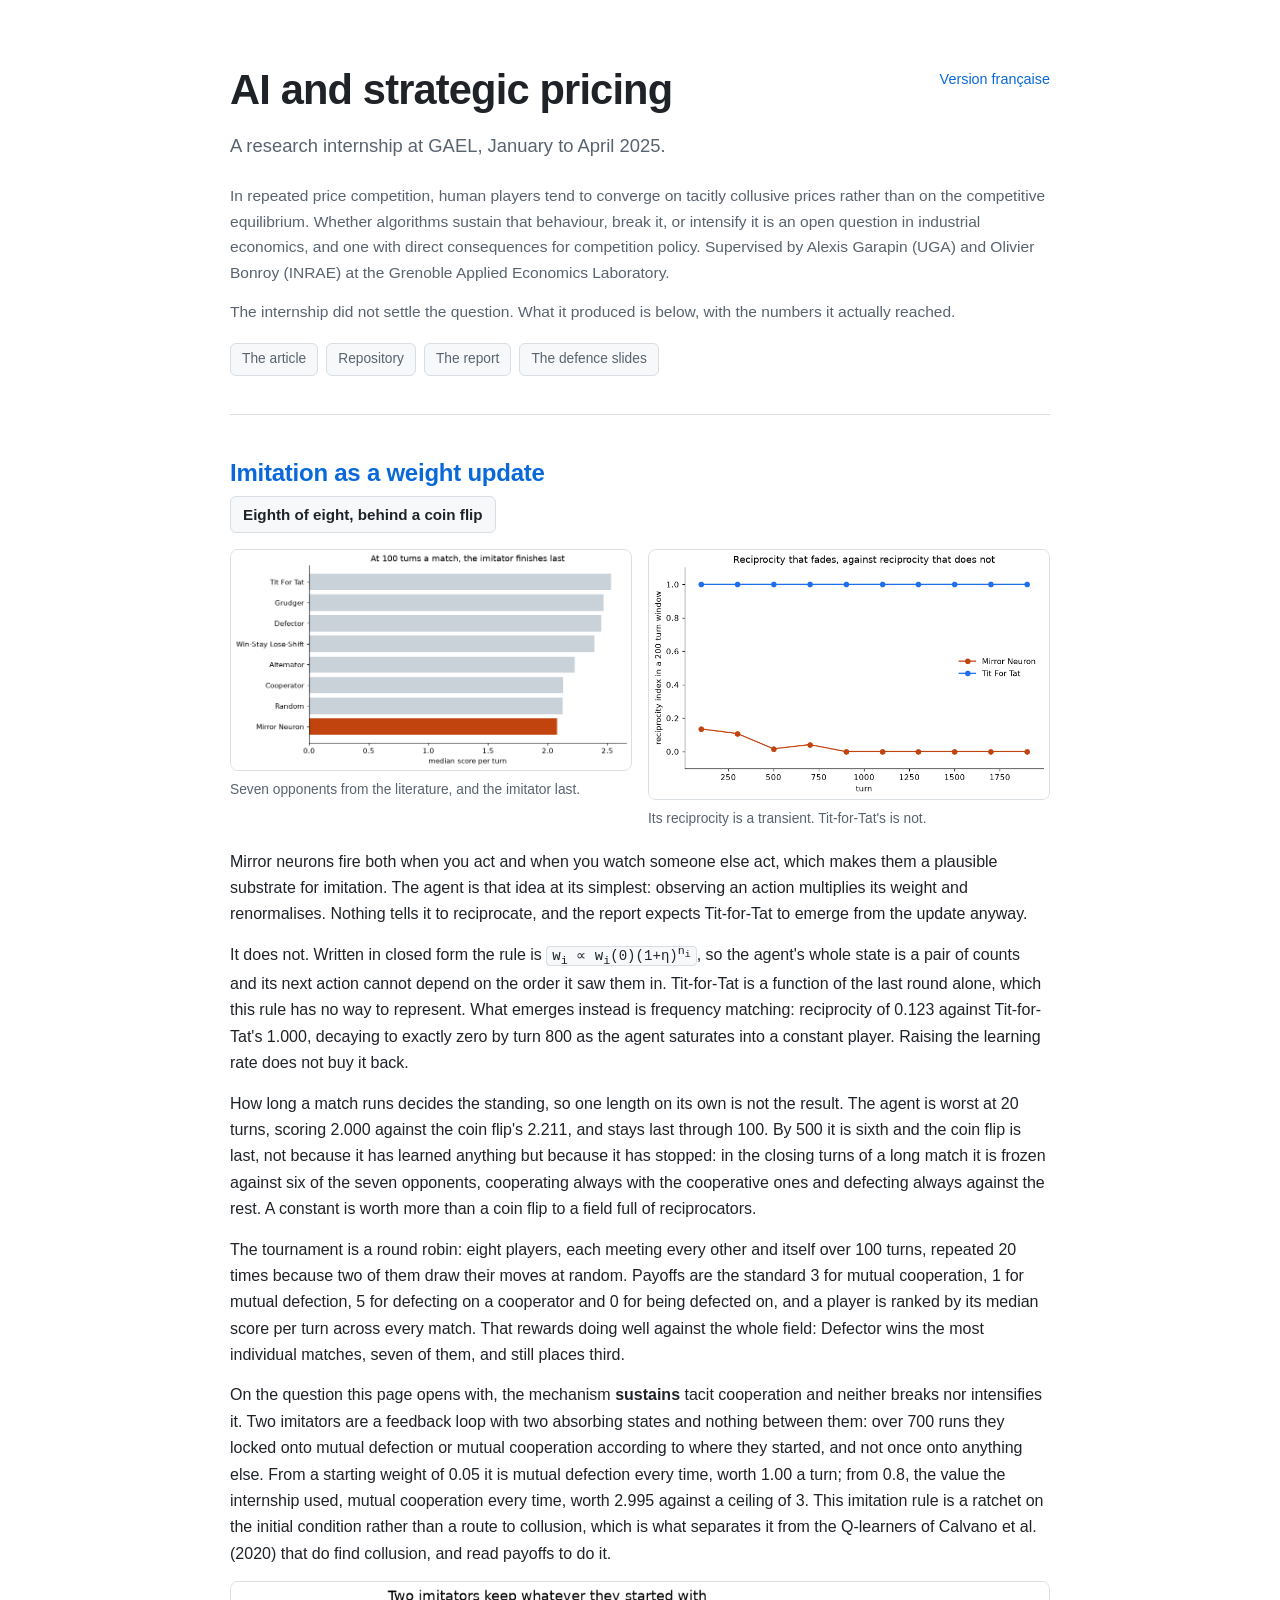
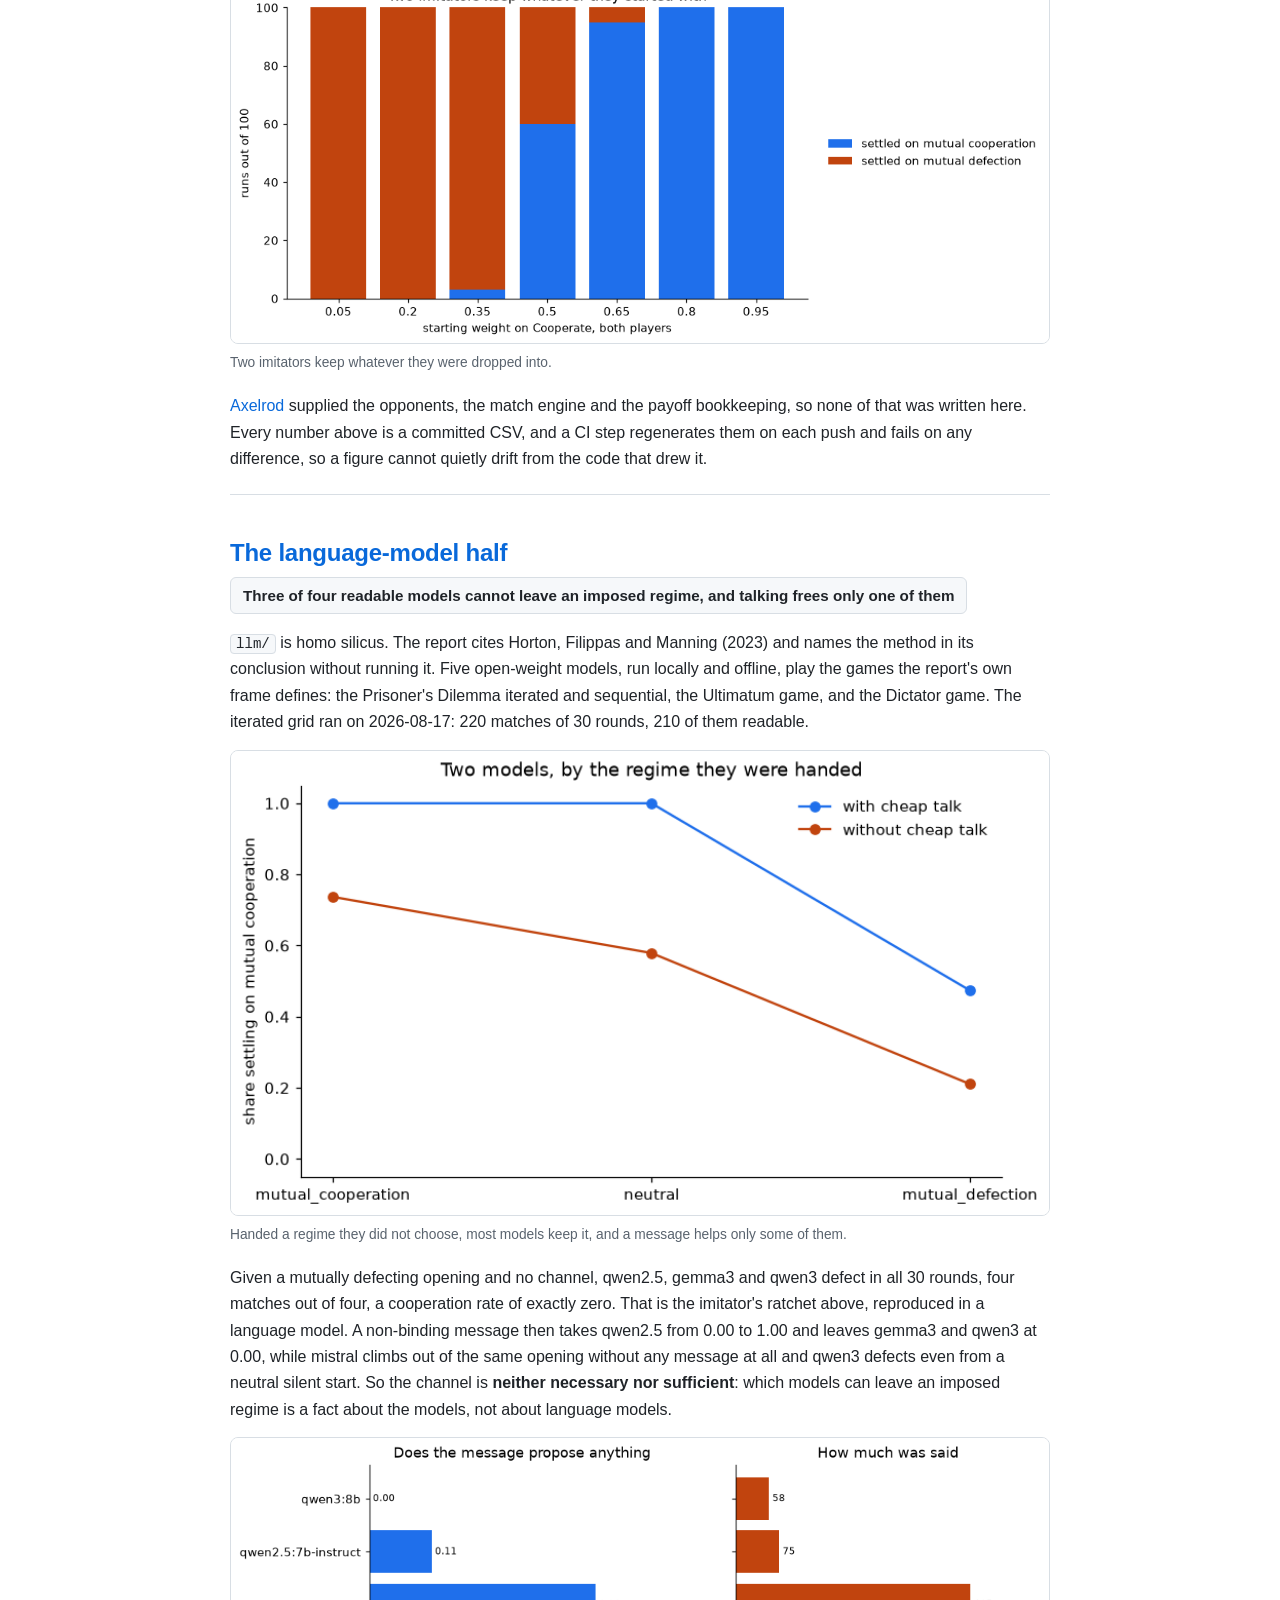
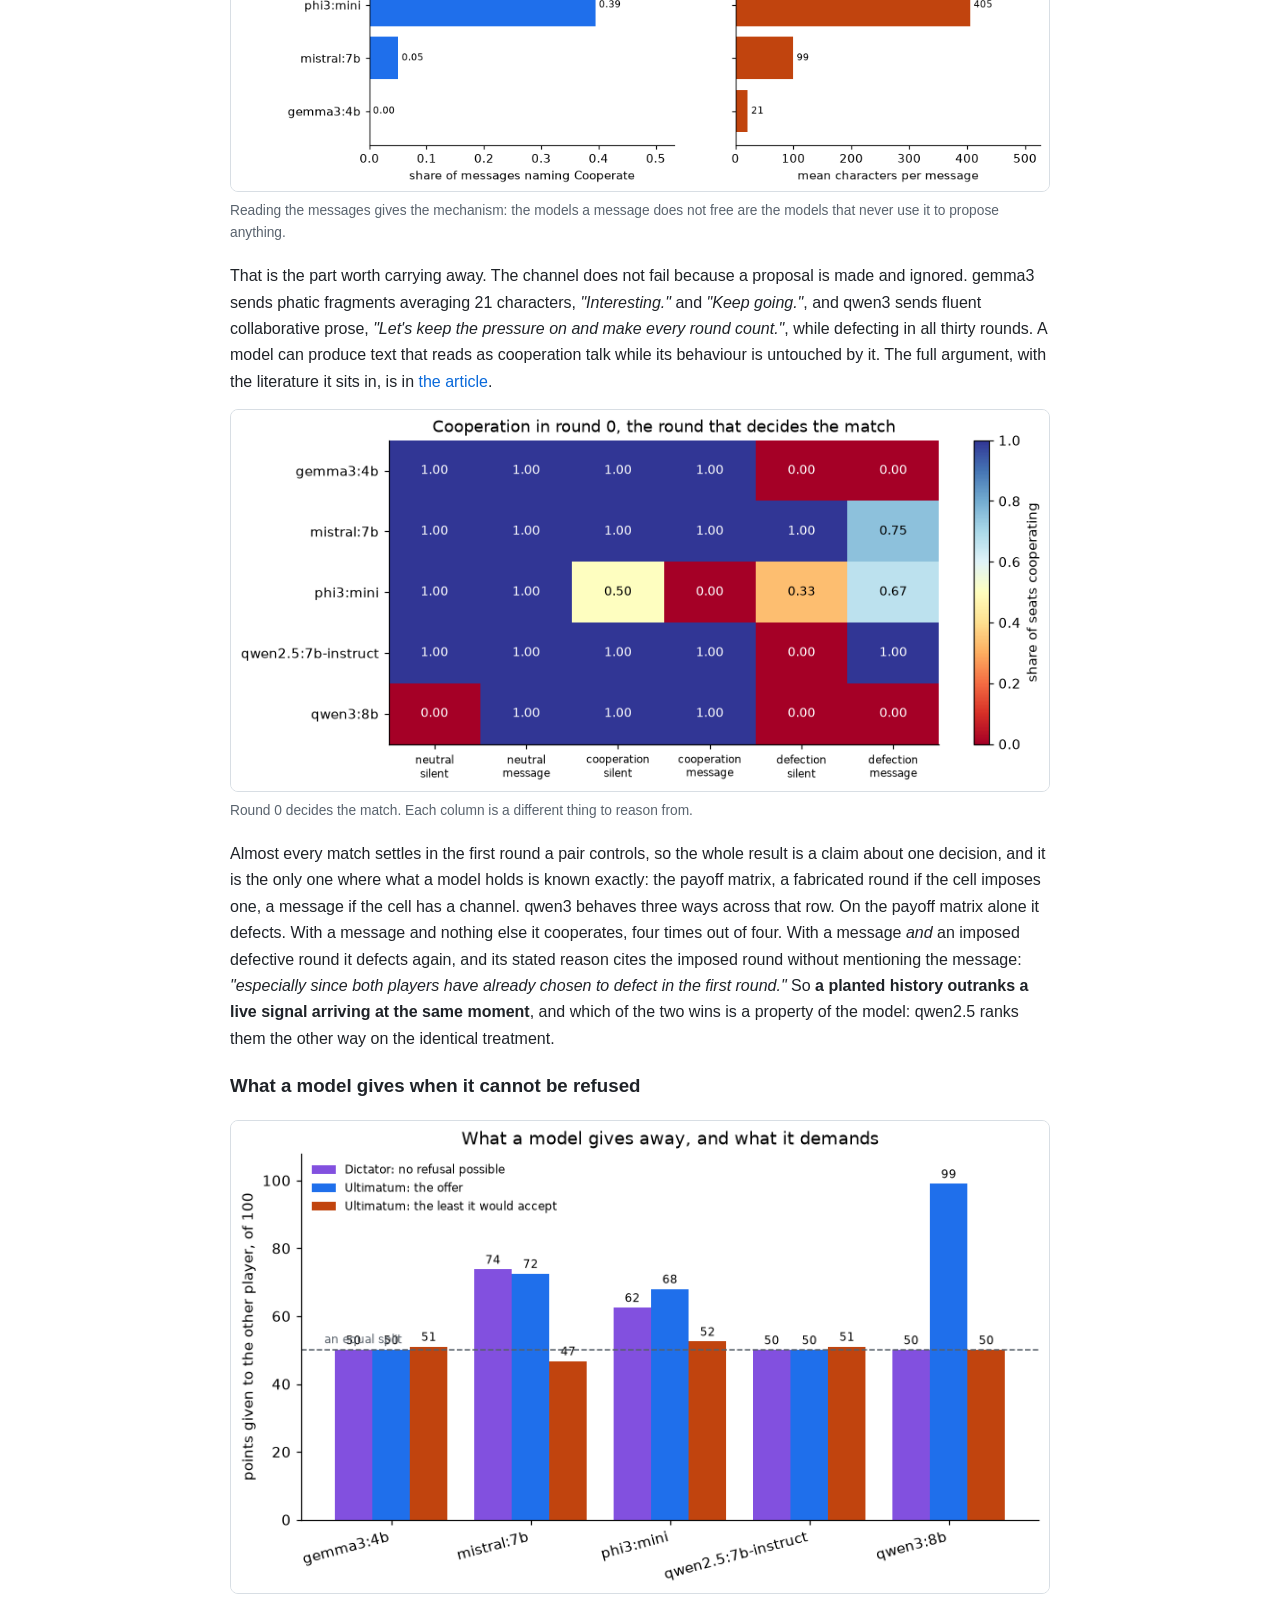
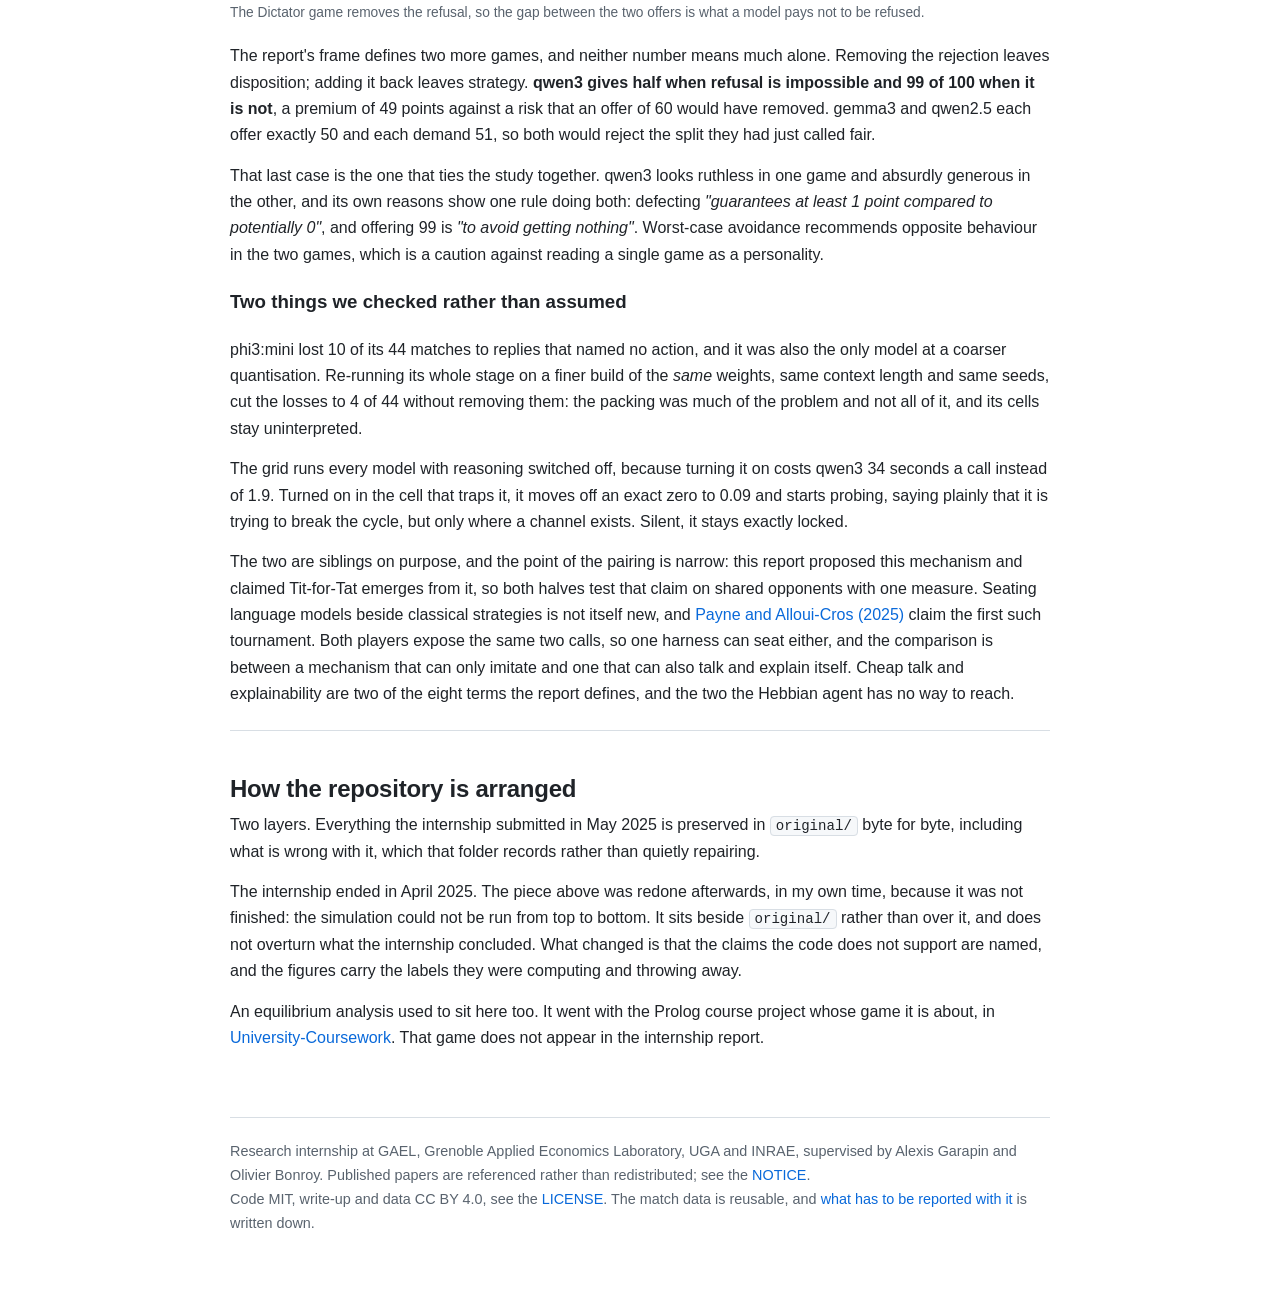
<file: index.html>
<!doctype html>
<html lang="en">
<head>
<meta charset="utf-8">
<meta name="viewport" content="width=device-width, initial-scale=1">
<title>AI and strategic pricing</title>
<meta name="description" content="A GAEL research internship on whether AI agents sustain tacit collusion in repeated price competition: imitation modelled as a Hebbian weight update, and five local language models played over 220 matches of the iterated Prisoner's Dilemma.">
<link rel="canonical" href="https://tewf.github.io/IA-Economie-Strategique/">
<meta property="og:type" content="website">
<meta property="og:site_name" content="tewf.github.io">
<meta property="og:locale" content="en_GB">
<meta property="og:title" content="AI and strategic pricing">
<meta property="og:description" content="A GAEL research internship on whether AI agents sustain tacit collusion in repeated price competition: imitation modelled as a Hebbian weight update, and five local language models played over 220 matches of the iterated Prisoner's Dilemma.">
<meta property="og:url" content="https://tewf.github.io/IA-Economie-Strategique/">
<meta property="og:image" content="https://tewf.github.io/IA-Economie-Strategique/og.png">
<meta property="og:image:width" content="2400">
<meta property="og:image:height" content="1260">
<meta name="twitter:card" content="summary_large_image">
<link rel="icon" href="data:image/svg+xml,%3Csvg xmlns=%27http://www.w3.org/2000/svg%27 viewBox=%270 0 32 32%27%3E%3Ctext y=%2726%27 font-size=%2726%27%3E%F0%9F%93%89%3C/text%3E%3C/svg%3E">
<link rel="stylesheet" href="site.css">
</head>
<body>
<div class="wrap">

<header>
  <div class="lang"><a href="index.fr.html">Version française</a></div>
  <h1>AI and strategic pricing</h1>
  <p class="tagline">A research internship at GAEL, January to April 2025.</p>
  <p class="who">
    In repeated price competition, human players tend to converge on tacitly
    collusive prices rather than on the competitive equilibrium. Whether
    algorithms sustain that behaviour, break it, or intensify it is an open
    question in industrial economics, and one with direct consequences for
    competition policy. Supervised by Alexis Garapin (UGA) and Olivier Bonroy
    (INRAE) at the Grenoble Applied Economics Laboratory.
  </p>
  <p class="who">
    The internship did not settle the question. What it produced is below, with
    the numbers it actually reached.
  </p>
  <div class="badges">
    <a href="article/paper.html">The article</a>
    <a href="https://github.com/Tewf/IA-Economie-Strategique">Repository</a>
    <a href="original/RapportDeStageFinal.pdf">The report</a>
    <a href="original/Presentation.pdf">The defence slides</a>
  </div>
</header>

<section>
  <h2><a href="https://github.com/Tewf/IA-Economie-Strategique/tree/main/mirror_neurons">Imitation as a weight update</a></h2>
  <p class="result">Eighth of eight, behind a coin flip</p>
  <div class="two">
    <figure>
      <img src="mirror_neurons/results/standings.png" alt="The imitating agent finishes last of eight players">
      <figcaption>Seven opponents from the literature, and the imitator last.</figcaption>
    </figure>
    <figure>
      <img src="mirror_neurons/results/reciprocity_decay.png" alt="The agent's reciprocity decays to zero while Tit-for-Tat holds at one">
      <figcaption>Its reciprocity is a transient. Tit-for-Tat's is not.</figcaption>
    </figure>
  </div>
  <p>
    Mirror neurons fire both when you act and when you watch someone else act,
    which makes them a plausible substrate for imitation. The agent is that idea
    at its simplest: observing an action multiplies its weight and renormalises.
    Nothing tells it to reciprocate, and the report expects Tit-for-Tat to
    emerge from the update anyway.
  </p>
  <p>
    It does not. Written in closed form the rule is
    <code>w<sub>i</sub> &prop; w<sub>i</sub>(0)(1+&eta;)<sup>n<sub>i</sub></sup></code>,
    so the agent's whole state is a pair of counts and its next action cannot
    depend on the order it saw them in. Tit-for-Tat is a function of the last
    round alone, which this rule has no way to represent. What emerges instead
    is frequency matching: reciprocity of 0.123 against Tit-for-Tat's 1.000,
    decaying to exactly zero by turn 800 as the agent saturates into a constant
    player. Raising the learning rate does not buy it back.
  </p>
  <p>
    How long a match runs decides the standing, so one length on its own is not
    the result. The agent is worst at 20 turns, scoring 2.000 against the coin
    flip's 2.211, and stays last through 100. By 500 it is sixth and the coin
    flip is last, not because it has learned anything but because it has
    stopped: in the closing turns of a long match it is frozen against six of
    the seven opponents, cooperating always with the cooperative ones and
    defecting always against the rest. A constant is worth more than a coin
    flip to a field full of reciprocators.
  </p>
  <p>
    The tournament is a round robin: eight players, each meeting every other and
    itself over 100 turns, repeated 20 times because two of them draw their
    moves at random. Payoffs are the standard 3 for mutual cooperation, 1 for
    mutual defection, 5 for defecting on a cooperator and 0 for being defected
    on, and a player is ranked by its median score per turn across every match.
    That rewards doing well against the whole field: Defector wins the most
    individual matches, seven of them, and still places third.
  </p>
  <p>
    On the question this page opens with, the mechanism <strong>sustains</strong>
    tacit cooperation and neither breaks nor intensifies it. Two imitators are a
    feedback loop with two absorbing states and nothing between them: over 700
    runs they locked onto mutual defection or mutual cooperation according to
    where they started, and not once onto anything else. From a starting weight
    of 0.05 it is mutual defection every time, worth 1.00 a turn; from 0.8, the
    value the internship used, mutual cooperation every time, worth 2.995
    against a ceiling of 3. This imitation rule is a ratchet on the initial condition
    rather than a route to collusion, which is what separates it from the
    Q-learners of Calvano et al. (2020) that do find collusion, and read payoffs
    to do it.
  </p>
  <figure>
    <img src="mirror_neurons/results/self_play_lock_in.png" alt="Two imitators settle on whichever regime they started in">
    <figcaption>Two imitators keep whatever they were dropped into.</figcaption>
  </figure>
  <p>
    <a href="https://github.com/Axelrod-Python/Axelrod">Axelrod</a> supplied the
    opponents, the match engine and the payoff bookkeeping, so none of that was
    written here. Every number above is a committed CSV, and a CI step
    regenerates them on each push and fails on any difference, so a figure
    cannot quietly drift from the code that drew it.
  </p>
</section>

<section>
  <h2><a href="https://github.com/Tewf/IA-Economie-Strategique/tree/main/llm">The language-model half</a></h2>
  <p class="result">Three of four readable models cannot leave an imposed regime, and talking frees only one of them</p>
  <p>
    <code>llm/</code> is homo silicus. The report cites Horton, Filippas and
    Manning (2023) and names the method in its conclusion without running it.
    Five open-weight models, run locally and offline, play the games the
    report's own frame defines: the Prisoner's Dilemma iterated and sequential,
    the Ultimatum game, and the Dictator game. The iterated grid ran on
    2026-08-17: 220 matches of 30 rounds, 210 of them readable.
  </p>
  <figure>
    <img src="llm/results/self_play_lock_in.png" alt="Three of four readable models settle on mutual defection when handed a defective opening in silence">
    <figcaption>Handed a regime they did not choose, most models keep it, and a message helps only some of them.</figcaption>
  </figure>
  <p>
    Given a mutually defecting opening and no channel, qwen2.5, gemma3 and qwen3
    defect in all 30 rounds, four matches out of four, a cooperation rate of
    exactly zero. That is the imitator's ratchet above, reproduced in a language
    model. A non-binding message then takes qwen2.5 from 0.00 to 1.00 and leaves
    gemma3 and qwen3 at 0.00, while mistral climbs out of the same opening
    without any message at all and qwen3 defects even from a neutral silent
    start. So the channel is <strong>neither necessary nor sufficient</strong>:
    which models can leave an imposed regime is a fact about the models, not
    about language models.
  </p>
  <figure>
    <img src="llm/results/message_content.png" alt="The two models a message does not free are the two whose messages never name an action">
    <figcaption>Reading the messages gives the mechanism: the models a message does not free are the models that never use it to propose anything.</figcaption>
  </figure>
  <p>
    That is the part worth carrying away. The channel does not fail because a
    proposal is made and ignored. gemma3 sends phatic fragments averaging 21
    characters, <em>"Interesting."</em> and <em>"Keep going."</em>, and qwen3
    sends fluent collaborative prose, <em>"Let's keep the pressure on and make
    every round count."</em>, while defecting in all thirty rounds. A model can
    produce text that reads as cooperation talk while its behaviour is untouched
    by it. The full argument, with the literature it sits in, is in
    <a href="article/paper.html">the article</a>.
  </p>
  <figure>
    <img src="llm/results/opening_round.png" alt="Cooperation in the first round each pair controls, by what the model had to reason from">
    <figcaption>Round 0 decides the match. Each column is a different thing to reason from.</figcaption>
  </figure>
  <p>
    Almost every match settles in the first round a pair controls, so the whole
    result is a claim about one decision, and it is the only one where what a
    model holds is known exactly: the payoff matrix, a fabricated round if the
    cell imposes one, a message if the cell has a channel. qwen3 behaves three
    ways across that row. On the payoff matrix alone it defects. With a message
    and nothing else it cooperates, four times out of four. With a message
    <em>and</em> an imposed defective round it defects again, and its stated
    reason cites the imposed round without mentioning the message:
    <em>"especially since both players have already chosen to defect in the
    first round."</em> So <strong>a planted history outranks a live signal
    arriving at the same moment</strong>, and which of the two wins is a
    property of the model: qwen2.5 ranks them the other way on the identical
    treatment.
  </p>
  <h3>What a model gives when it cannot be refused</h3>
  <figure>
    <img src="llm/results/one_shot_offers.png" alt="What each model gives in the Dictator game, in the Ultimatum game, and the least it says it would accept">
    <figcaption>The Dictator game removes the refusal, so the gap between the two offers is what a model pays not to be refused.</figcaption>
  </figure>
  <p>
    The report's frame defines two more games, and neither number means much
    alone. Removing the rejection leaves disposition; adding it back leaves
    strategy. <strong>qwen3 gives half when refusal is impossible and 99 of 100
    when it is not</strong>, a premium of 49 points against a risk that an offer
    of 60 would have removed. gemma3 and qwen2.5 each offer exactly 50 and each
    demand 51, so both would reject the split they had just called fair.
  </p>
  <p>
    That last case is the one that ties the study together. qwen3 looks ruthless
    in one game and absurdly generous in the other, and its own reasons show one
    rule doing both: defecting <em>"guarantees at least 1 point compared to
    potentially 0"</em>, and offering 99 is <em>"to avoid getting nothing"</em>.
    Worst-case avoidance recommends opposite behaviour in the two games, which is
    a caution against reading a single game as a personality.
  </p>
  <h3>Two things we checked rather than assumed</h3>
  <p>
    phi3:mini lost 10 of its 44 matches to replies that named no action, and it
    was also the only model at a coarser quantisation. Re-running its whole stage
    on a finer build of the <em>same</em> weights, same context length and same
    seeds, cut the losses to 4 of 44 without removing them: the packing was much
    of the problem and not all of it, and its cells stay uninterpreted.
  </p>
  <p>
    The grid runs every model with reasoning switched off, because turning it on
    costs qwen3 34 seconds a call instead of 1.9. Turned on in the cell that
    traps it, it moves off an exact zero to 0.09 and starts probing, saying
    plainly that it is trying to break the cycle, but only where a channel
    exists. Silent, it stays exactly locked.
  </p>
  <p>
    The two are siblings on purpose, and the point of the pairing is narrow:
    this report proposed this mechanism and claimed Tit-for-Tat emerges from it,
    so both halves test that claim on shared opponents with one measure. Seating
    language models beside classical strategies is not itself new, and
    <a href="https://arxiv.org/abs/2507.02618">Payne and Alloui-Cros (2025)</a>
    claim the first such tournament. Both players
    expose the same two calls, so one harness can seat either, and the
    comparison is between a mechanism that can only imitate and one that can
    also talk and explain itself. Cheap talk and explainability are two of the eight terms the report
    defines, and the two the Hebbian agent has no way to reach.
  </p>
</section>

<section>
  <h2>How the repository is arranged</h2>
  <p>
    Two layers. Everything the internship submitted in May 2025 is preserved in
    <code>original/</code> byte for byte, including what is wrong with it, which
    that folder records rather than quietly repairing.
  </p>
  <p>
    The internship ended in April 2025. The piece above was redone afterwards,
    in my own time, because it was not finished: the simulation could not be run
    from top to bottom. It sits beside <code>original/</code> rather than over
    it, and does not overturn what the internship concluded. What changed is
    that the claims the code does not support are named, and the figures carry
    the labels they were computing and throwing away.
  </p>
  <p>
    An equilibrium analysis used to sit here too. It went with the Prolog course
    project whose game it is about, in
    <a href="https://github.com/Tewf/University-Coursework/tree/main/Bachelor/SecondSemestreLanguage/Prolog/StrategyTournament">University-Coursework</a>.
    That game does not appear in the internship report.
  </p>
</section>

<footer>
  Research internship at GAEL, Grenoble Applied Economics Laboratory, UGA and
  INRAE, supervised by Alexis Garapin and Olivier Bonroy. Published papers are
  referenced rather than redistributed; see the
  <a href="original/NOTICE">NOTICE</a>.
  <br>
  Code MIT, write-up and data CC BY 4.0, see the
  <a href="https://github.com/Tewf/IA-Economie-Strategique/blob/main/LICENSE">LICENSE</a>.
  The match data is reusable, and
  <a href="https://github.com/Tewf/IA-Economie-Strategique/blob/main/llm/results/README.md">what has to be reported with it</a>
  is written down.
</footer>

</div>
</body>
</html>
</file>
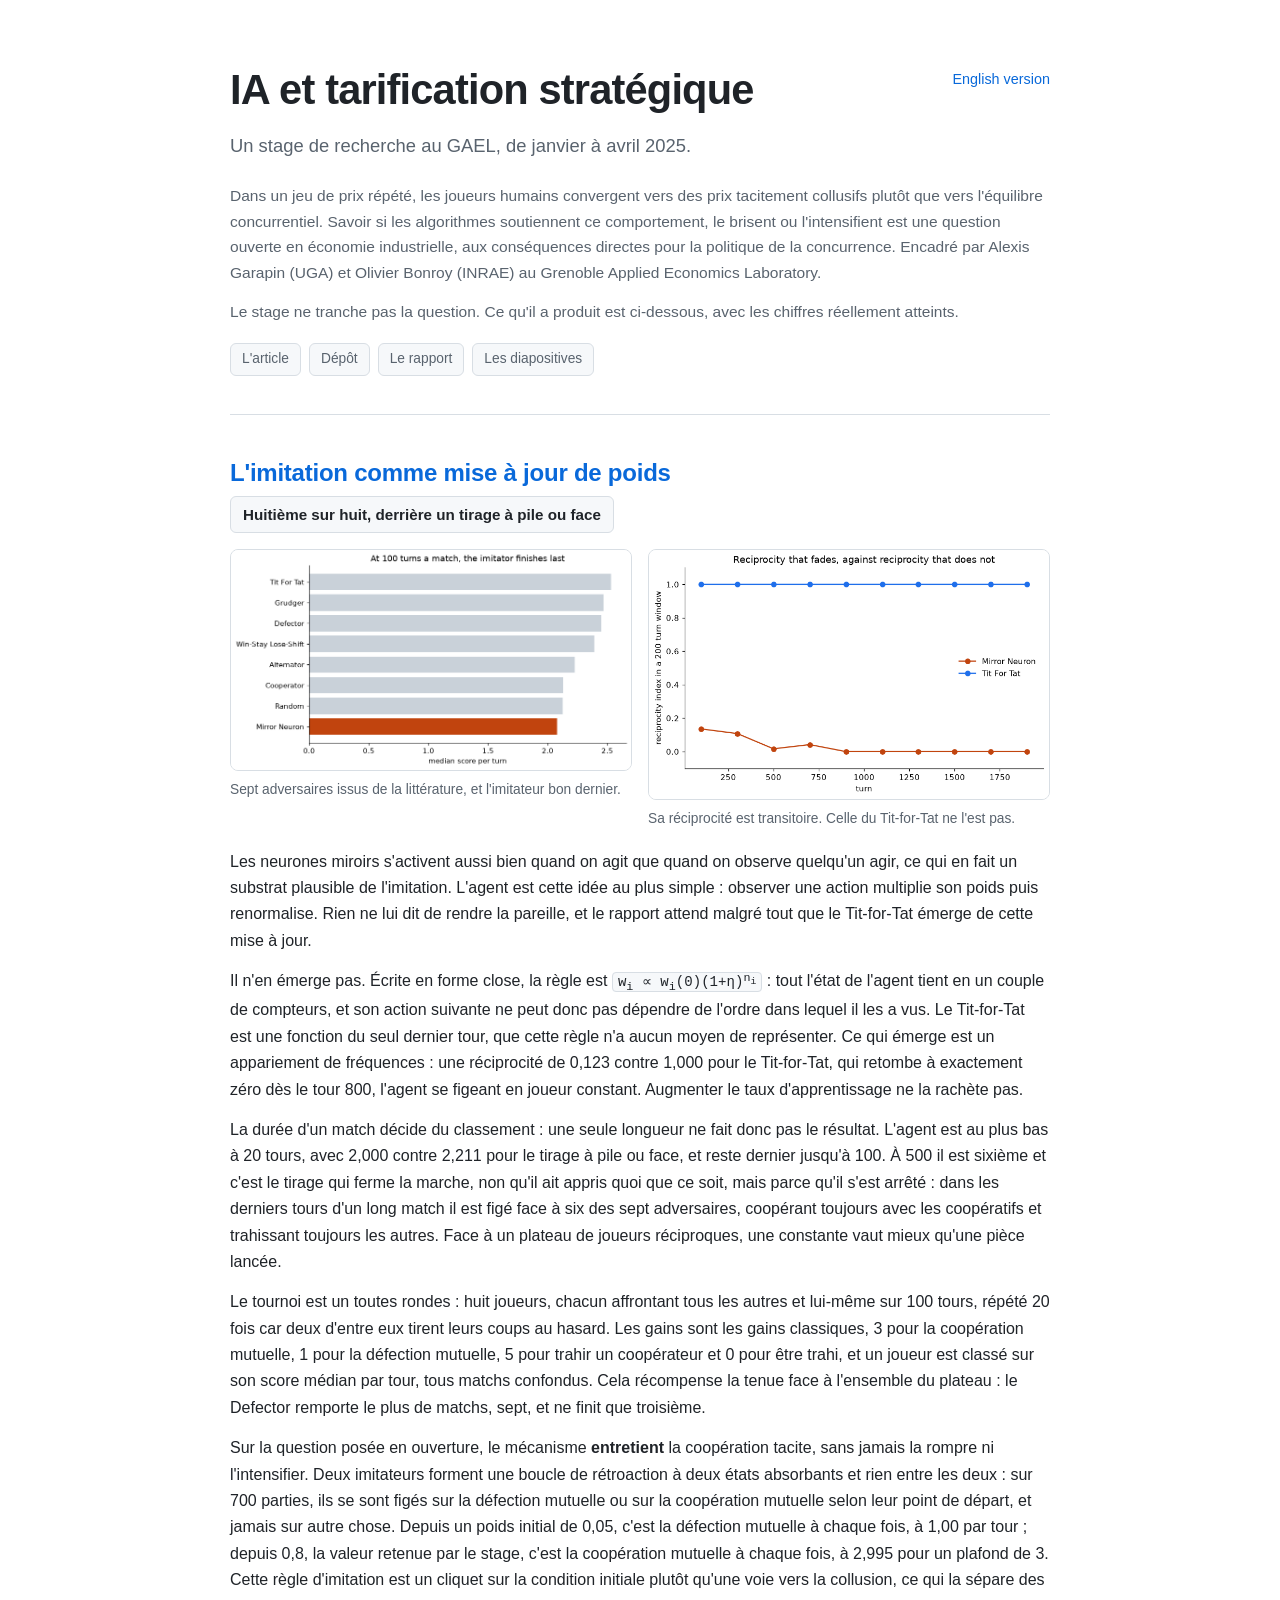
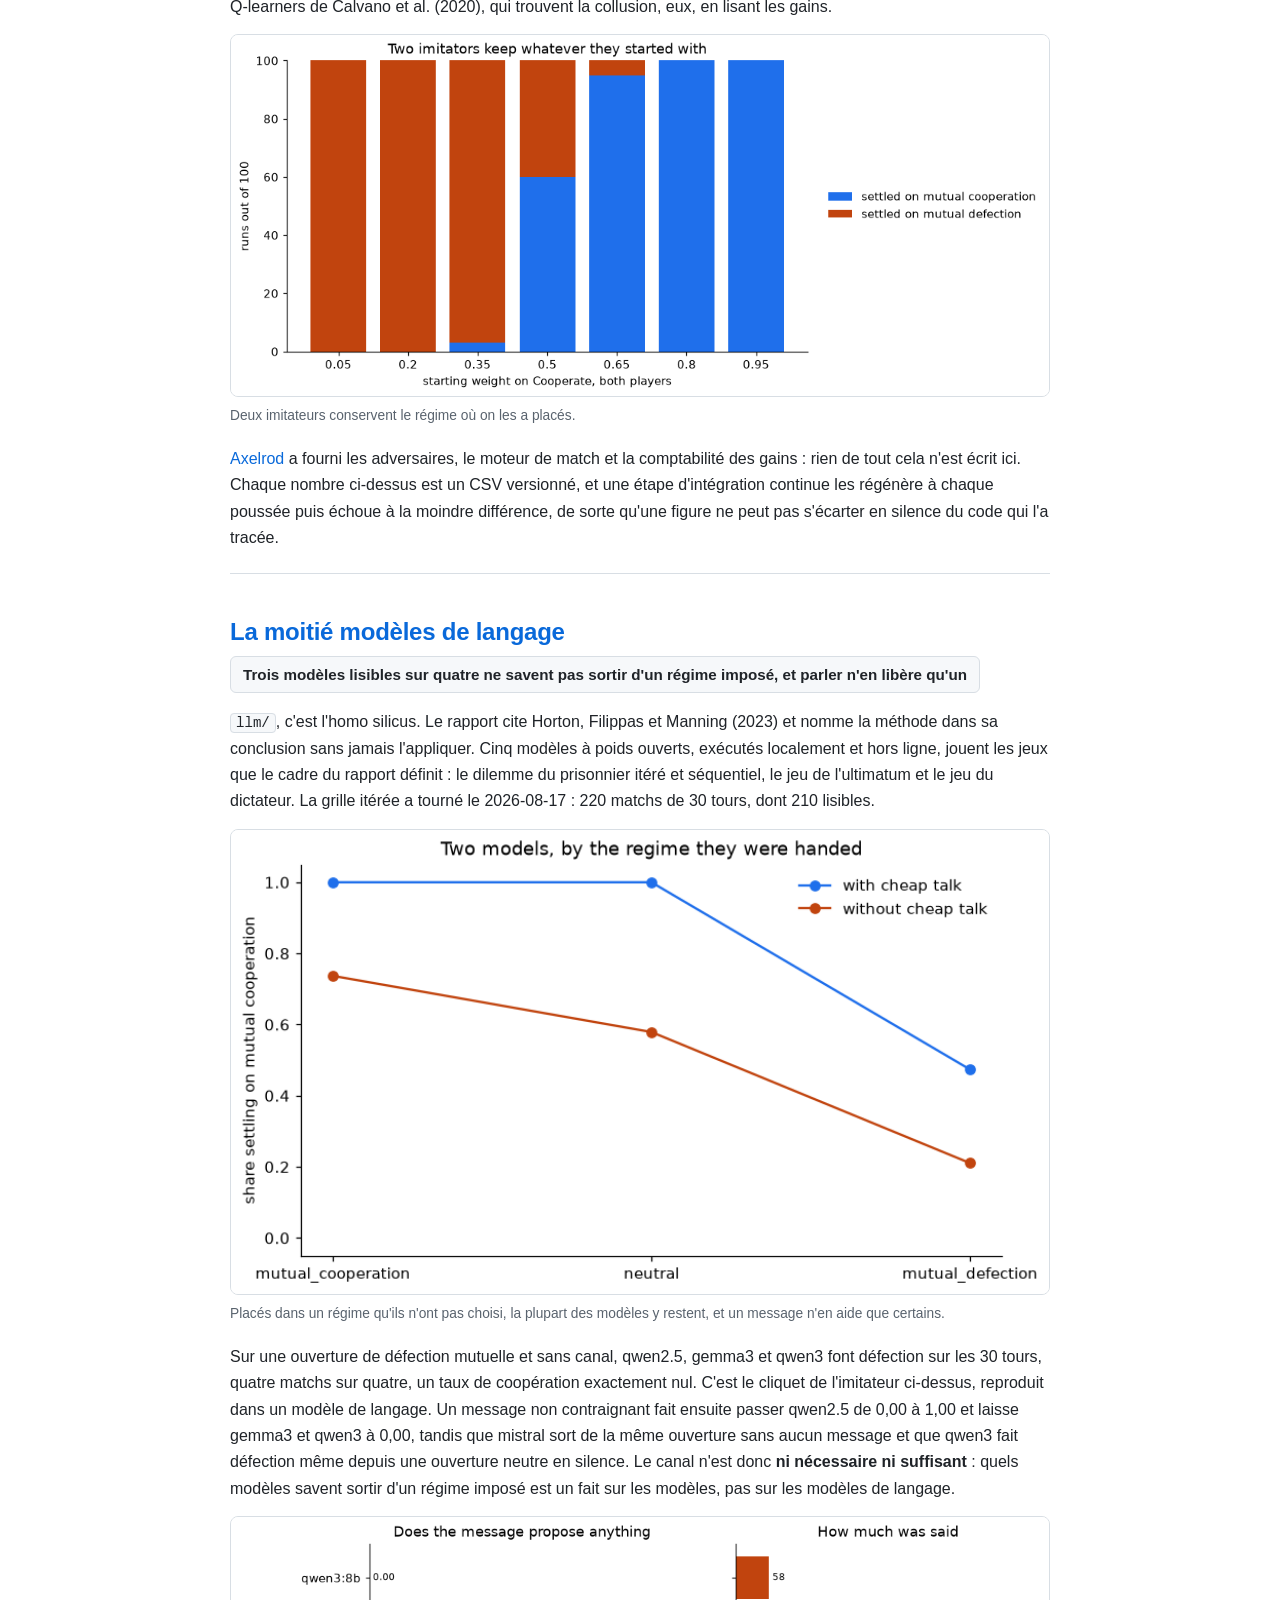
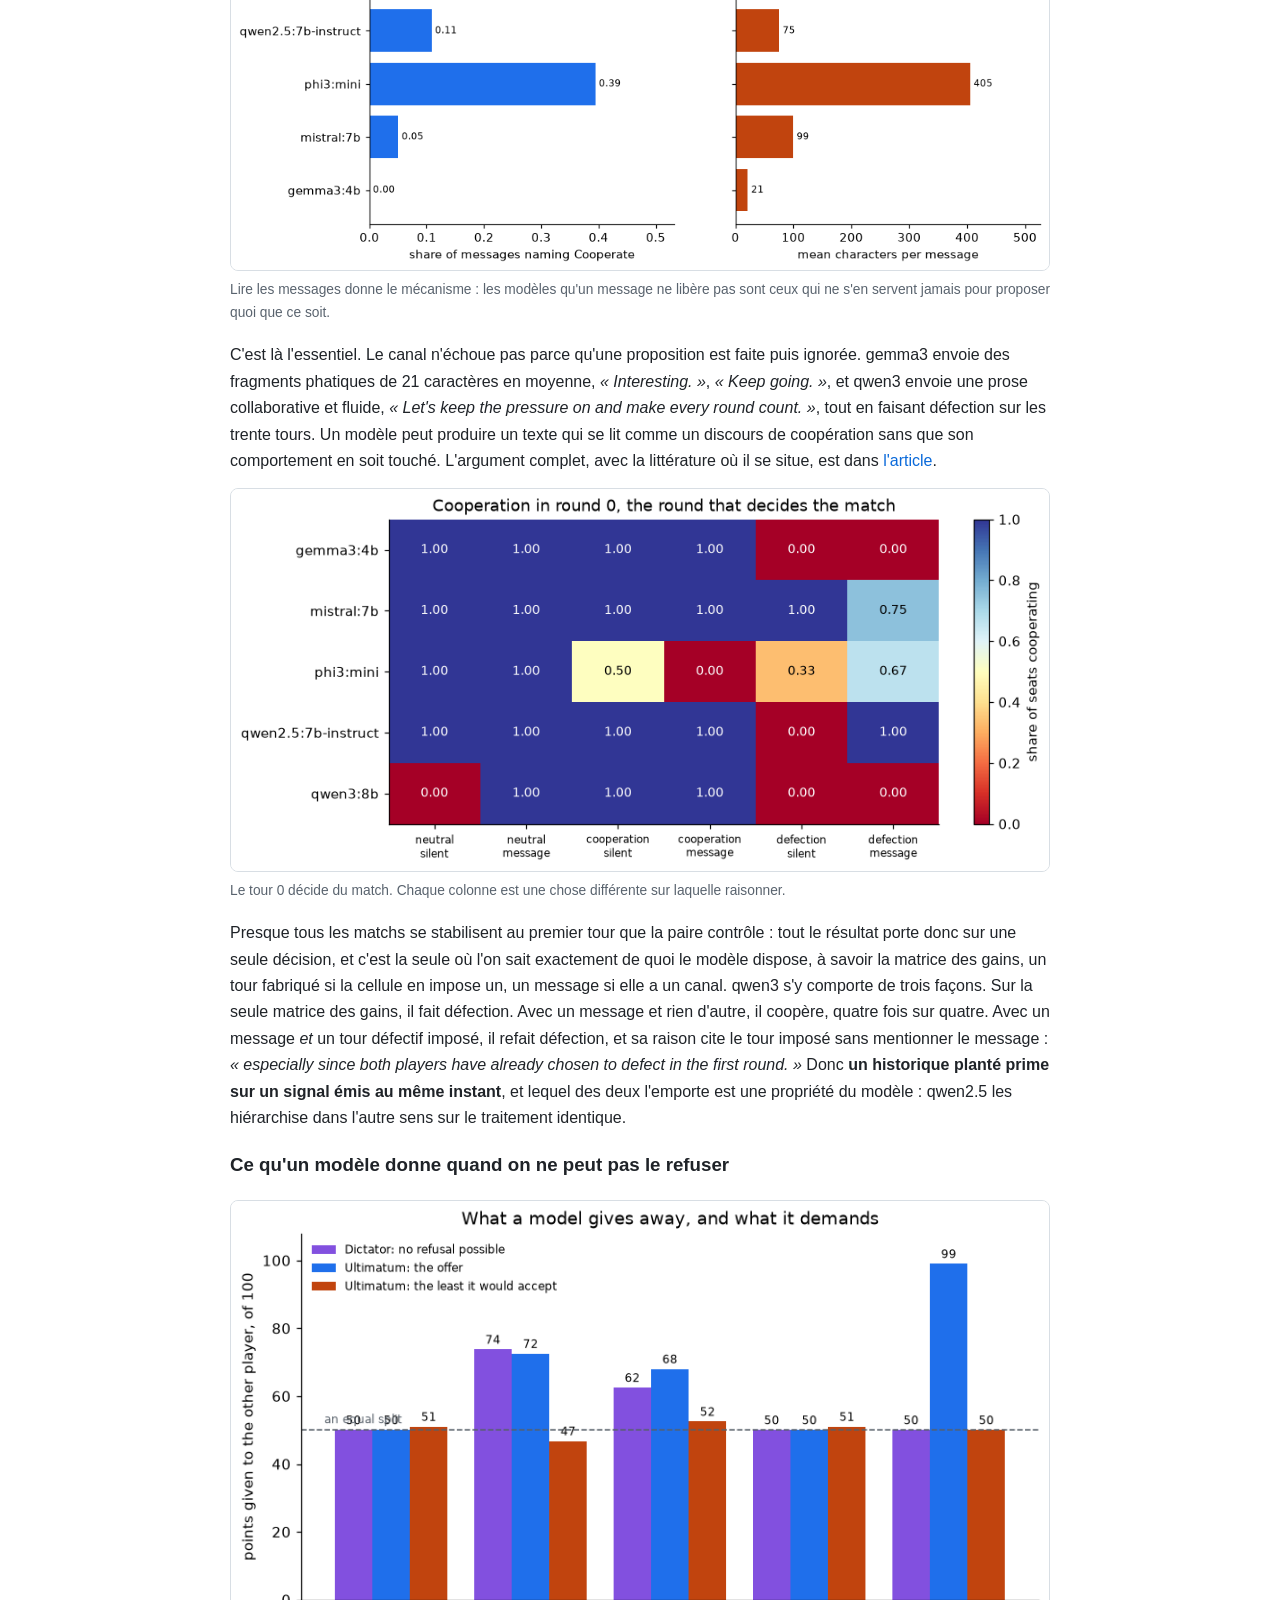
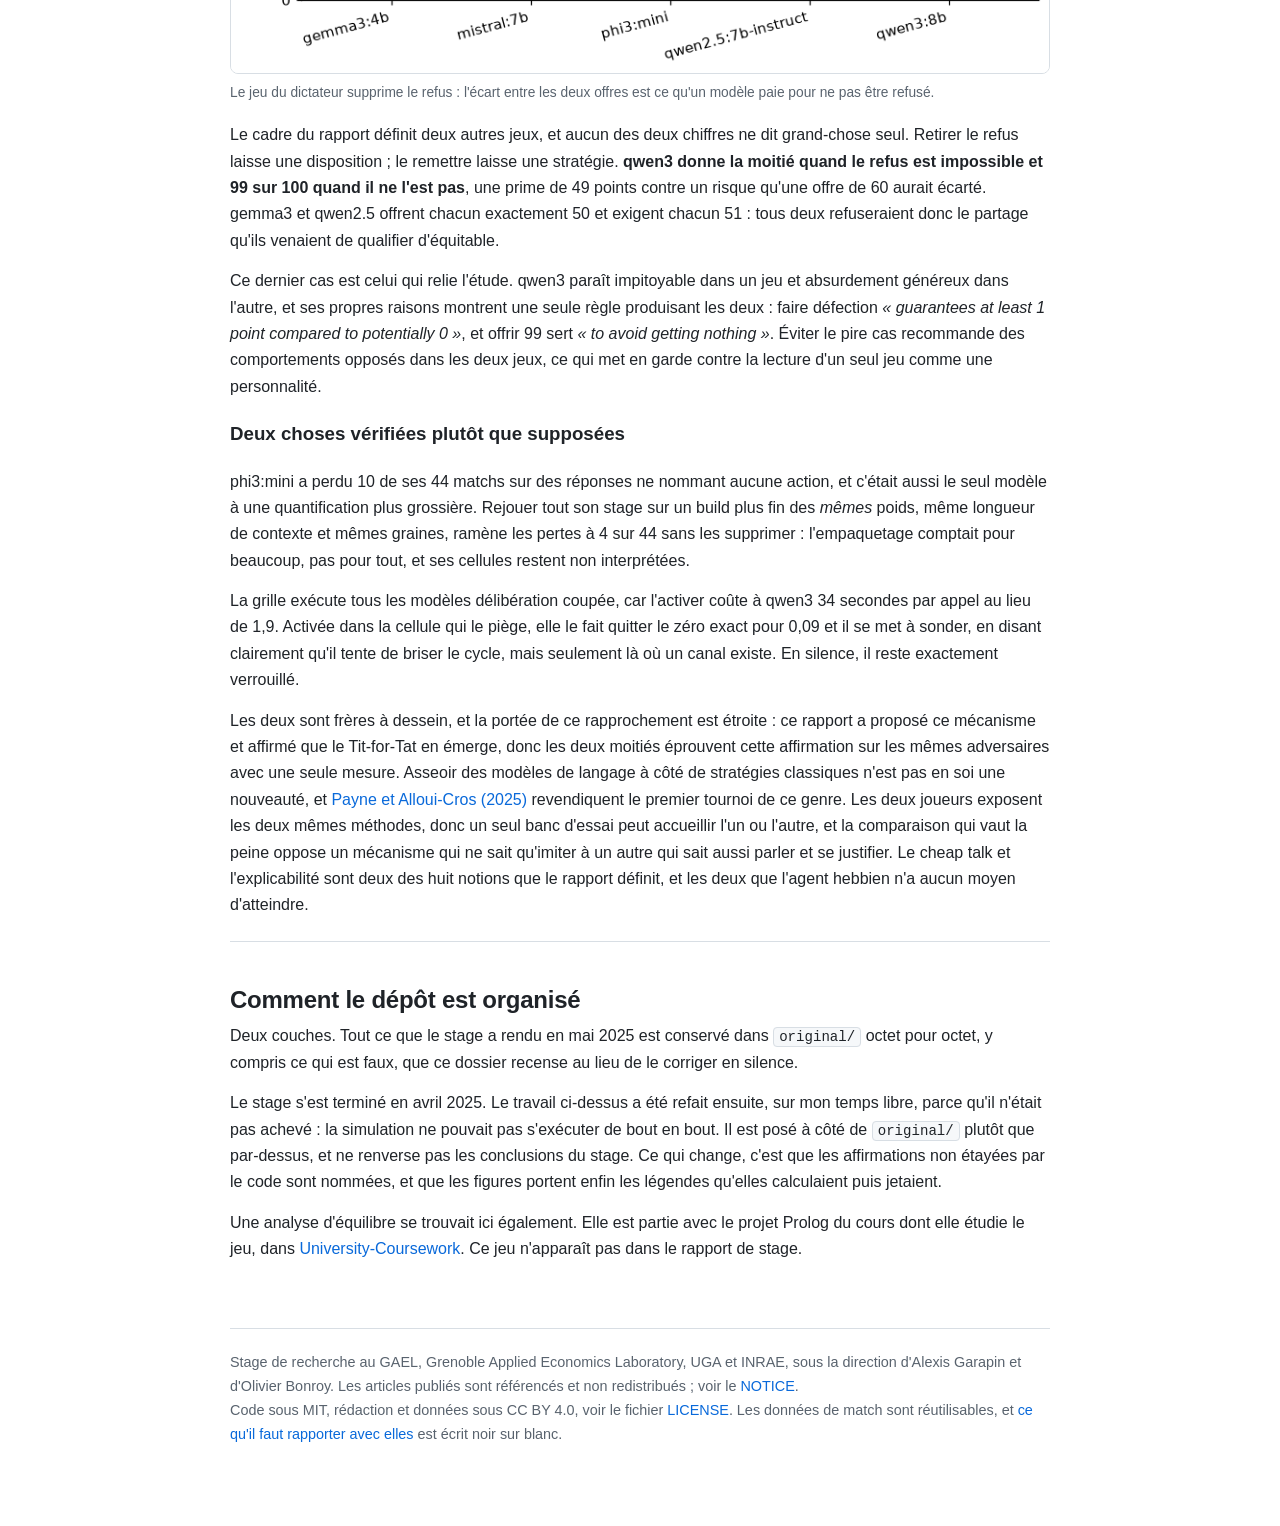
<file: index.fr.html>
<!doctype html>
<html lang="fr">
<head>
<meta charset="utf-8">
<meta name="viewport" content="width=device-width, initial-scale=1">
<title>IA et tarification stratégique</title>
<meta name="description" content="Un stage de recherche au GAEL sur la question de savoir si des agents IA soutiennent la collusion tacite dans un jeu de prix répété : l'imitation modélisée comme mise à jour de poids, et cinq modèles de langage locaux joués sur 220 matchs du dilemme du prisonnier itéré.">
<link rel="canonical" href="https://tewf.github.io/IA-Economie-Strategique/index.fr.html">
<meta property="og:type" content="website">
<meta property="og:site_name" content="tewf.github.io">
<meta property="og:locale" content="fr_FR">
<meta property="og:title" content="IA et tarification stratégique">
<meta property="og:description" content="Un stage de recherche au GAEL sur la question de savoir si des agents IA soutiennent la collusion tacite dans un jeu de prix répété : l'imitation modélisée comme mise à jour de poids, et cinq modèles de langage locaux joués sur 220 matchs du dilemme du prisonnier itéré.">
<meta property="og:url" content="https://tewf.github.io/IA-Economie-Strategique/index.fr.html">
<meta property="og:image" content="https://tewf.github.io/IA-Economie-Strategique/og.png">
<meta property="og:image:width" content="2400">
<meta property="og:image:height" content="1260">
<meta name="twitter:card" content="summary_large_image">
<link rel="icon" href="data:image/svg+xml,%3Csvg xmlns=%27http://www.w3.org/2000/svg%27 viewBox=%270 0 32 32%27%3E%3Ctext y=%2726%27 font-size=%2726%27%3E%F0%9F%93%89%3C/text%3E%3C/svg%3E">
<link rel="stylesheet" href="site.css">
</head>
<body>
<div class="wrap">

<header>
  <div class="lang"><a href="index.html">English version</a></div>
  <h1>IA et tarification stratégique</h1>
  <p class="tagline">Un stage de recherche au GAEL, de janvier à avril 2025.</p>
  <p class="who">
    Dans un jeu de prix répété, les joueurs humains convergent vers des prix
    tacitement collusifs plutôt que vers l'équilibre concurrentiel. Savoir si les
    algorithmes soutiennent ce comportement, le brisent ou l'intensifient est une
    question ouverte en économie industrielle, aux conséquences directes pour la
    politique de la concurrence. Encadré par Alexis Garapin (UGA) et Olivier
    Bonroy (INRAE) au Grenoble Applied Economics Laboratory.
  </p>
  <p class="who">
    Le stage ne tranche pas la question. Ce qu'il a produit est ci-dessous, avec
    les chiffres réellement atteints.
  </p>
  <div class="badges">
    <a href="article/paper.fr.html">L'article</a>
    <a href="https://github.com/Tewf/IA-Economie-Strategique">Dépôt</a>
    <a href="original/RapportDeStageFinal.pdf">Le rapport</a>
    <a href="original/Presentation.pdf">Les diapositives</a>
  </div>
</header>

<section>
  <h2><a href="https://github.com/Tewf/IA-Economie-Strategique/tree/main/mirror_neurons">L'imitation comme mise à jour de poids</a></h2>
  <p class="result">Huitième sur huit, derrière un tirage à pile ou face</p>
  <div class="two">
    <figure>
      <img src="mirror_neurons/results/standings.png" alt="L'agent imitateur termine dernier sur huit joueurs">
      <figcaption>Sept adversaires issus de la littérature, et l'imitateur bon dernier.</figcaption>
    </figure>
    <figure>
      <img src="mirror_neurons/results/reciprocity_decay.png" alt="La réciprocité de l'agent s'efface tandis que celle du Tit-for-Tat reste à un">
      <figcaption>Sa réciprocité est transitoire. Celle du Tit-for-Tat ne l'est pas.</figcaption>
    </figure>
  </div>
  <p>
    Les neurones miroirs s'activent aussi bien quand on agit que quand on
    observe quelqu'un agir, ce qui en fait un substrat plausible de l'imitation.
    L'agent est cette idée au plus simple : observer une action multiplie son
    poids puis renormalise. Rien ne lui dit de rendre la pareille, et le rapport
    attend malgré tout que le Tit-for-Tat émerge de cette mise à jour.
  </p>
  <p>
    Il n'en émerge pas. Écrite en forme close, la règle est
    <code>w<sub>i</sub> &prop; w<sub>i</sub>(0)(1+&eta;)<sup>n<sub>i</sub></sup></code> :
    tout l'état de l'agent tient en un couple de compteurs, et son action
    suivante ne peut donc pas dépendre de l'ordre dans lequel il les a vus. Le
    Tit-for-Tat est une fonction du seul dernier tour, que cette règle n'a aucun
    moyen de représenter. Ce qui émerge est un appariement de fréquences :
    une réciprocité de 0,123 contre 1,000 pour le Tit-for-Tat, qui retombe à
    exactement zéro dès le tour 800, l'agent se figeant en joueur constant.
    Augmenter le taux d'apprentissage ne la rachète pas.
  </p>
  <p>
    La durée d'un match décide du classement : une seule longueur ne fait donc
    pas le résultat. L'agent est au plus bas à 20 tours, avec 2,000 contre 2,211
    pour le tirage à pile ou face, et reste dernier jusqu'à 100. À 500 il est
    sixième et c'est le tirage qui ferme la marche, non qu'il ait appris quoi
    que ce soit, mais parce qu'il s'est arrêté : dans les derniers tours d'un
    long match il est figé face à six des sept adversaires, coopérant toujours
    avec les coopératifs et trahissant toujours les autres. Face à un plateau
    de joueurs réciproques, une constante vaut mieux qu'une pièce lancée.
  </p>
  <p>
    Le tournoi est un toutes rondes : huit joueurs, chacun affrontant tous les
    autres et lui-même sur 100 tours, répété 20 fois car deux d'entre eux
    tirent leurs coups au hasard. Les gains sont les gains classiques, 3 pour la
    coopération mutuelle, 1 pour la défection mutuelle, 5 pour trahir un
    coopérateur et 0 pour être trahi, et un joueur est classé sur son score
    médian par tour, tous matchs confondus. Cela récompense la tenue face à
    l'ensemble du plateau : le Defector remporte le plus de matchs, sept, et
    ne finit que troisième.
  </p>
  <p>
    Sur la question posée en ouverture, le mécanisme <strong>entretient</strong>
    la coopération tacite, sans jamais la rompre ni l'intensifier. Deux
    imitateurs forment une boucle de rétroaction à deux états absorbants et rien
    entre les deux : sur 700 parties, ils se sont figés sur la défection mutuelle
    ou sur la coopération mutuelle selon leur point de départ, et jamais sur
    autre chose. Depuis un poids initial de 0,05, c'est la défection mutuelle à
    chaque fois, à 1,00 par tour ; depuis 0,8, la valeur retenue par le stage,
    c'est la coopération mutuelle à chaque fois, à 2,995 pour un plafond de 3.
    Cette règle d'imitation est un cliquet sur la condition initiale plutôt qu'une voie vers
    la collusion, ce qui la sépare des Q-learners de Calvano et al. (2020), qui
    trouvent la collusion, eux, en lisant les gains.
  </p>
  <figure>
    <img src="mirror_neurons/results/self_play_lock_in.png" alt="Deux imitateurs se figent sur le régime dans lequel ils ont commencé">
    <figcaption>Deux imitateurs conservent le régime où on les a placés.</figcaption>
  </figure>
  <p>
    <a href="https://github.com/Axelrod-Python/Axelrod">Axelrod</a> a fourni les
    adversaires, le moteur de match et la comptabilité des gains : rien de tout
    cela n'est écrit ici. Chaque nombre ci-dessus est un CSV versionné, et une
    étape d'intégration continue les régénère à chaque poussée puis échoue à la
    moindre différence, de sorte qu'une figure ne peut pas s'écarter en silence
    du code qui l'a tracée.
  </p>
</section>

<section>
  <h2><a href="https://github.com/Tewf/IA-Economie-Strategique/tree/main/llm">La moitié modèles de langage</a></h2>
  <p class="result">Trois modèles lisibles sur quatre ne savent pas sortir d'un régime imposé, et parler n'en libère qu'un</p>
  <p>
    <code>llm/</code>, c'est l'homo silicus. Le rapport cite Horton, Filippas et
    Manning (2023) et nomme la méthode dans sa conclusion sans jamais
    l'appliquer. Cinq modèles à poids ouverts, exécutés localement et hors ligne,
    jouent les jeux que le cadre du rapport définit : le dilemme du prisonnier
    itéré et séquentiel, le jeu de l'ultimatum et le jeu du dictateur. La grille
    itérée a tourné le 2026-08-17 : 220 matchs de 30 tours, dont 210 lisibles.
  </p>
  <figure>
    <img src="llm/results/self_play_lock_in.png" alt="Trois des quatre modèles lisibles se figent sur la défection mutuelle depuis une ouverture défective en silence">
    <figcaption>Placés dans un régime qu'ils n'ont pas choisi, la plupart des modèles y restent, et un message n'en aide que certains.</figcaption>
  </figure>
  <p>
    Sur une ouverture de défection mutuelle et sans canal, qwen2.5, gemma3 et
    qwen3 font défection sur les 30 tours, quatre matchs sur quatre, un taux de
    coopération exactement nul. C'est le cliquet de l'imitateur ci-dessus,
    reproduit dans un modèle de langage. Un message non contraignant fait ensuite
    passer qwen2.5 de 0,00 à 1,00 et laisse gemma3 et qwen3 à 0,00, tandis que
    mistral sort de la même ouverture sans aucun message et que qwen3 fait
    défection même depuis une ouverture neutre en silence. Le canal n'est donc
    <strong>ni nécessaire ni suffisant</strong> : quels modèles savent sortir d'un
    régime imposé est un fait sur les modèles, pas sur les modèles de langage.
  </p>
  <figure>
    <img src="llm/results/message_content.png" alt="Les deux modèles qu'un message ne libère pas sont ceux dont les messages ne nomment jamais d'action">
    <figcaption>Lire les messages donne le mécanisme : les modèles qu'un message ne libère pas sont ceux qui ne s'en servent jamais pour proposer quoi que ce soit.</figcaption>
  </figure>
  <p>
    C'est là l'essentiel. Le canal n'échoue pas parce qu'une proposition est faite
    puis ignorée. gemma3 envoie des fragments phatiques de 21 caractères en
    moyenne, <em>« Interesting. »</em>, <em>« Keep going. »</em>, et qwen3 envoie
    une prose collaborative et fluide, <em>« Let's keep the pressure on and make
    every round count. »</em>, tout en faisant défection sur les trente tours. Un
    modèle peut produire un texte qui se lit comme un discours de coopération sans
    que son comportement en soit touché. L'argument complet, avec la littérature
    où il se situe, est dans <a href="article/paper.fr.html">l'article</a>.
  </p>
  <figure>
    <img src="llm/results/opening_round.png" alt="La coopération au premier tour que chaque paire contrôle, selon ce dont le modèle disposait pour raisonner">
    <figcaption>Le tour 0 décide du match. Chaque colonne est une chose différente sur laquelle raisonner.</figcaption>
  </figure>
  <p>
    Presque tous les matchs se stabilisent au premier tour que la paire contrôle :
    tout le résultat porte donc sur une seule décision, et c'est la seule où l'on
    sait exactement de quoi le modèle dispose, à savoir la matrice des gains, un
    tour fabriqué si la cellule en impose un, un message si elle a un canal. qwen3
    s'y comporte de trois façons. Sur la seule matrice des gains, il fait
    défection. Avec un message et rien d'autre, il coopère, quatre fois sur
    quatre. Avec un message <em>et</em> un tour défectif imposé, il refait
    défection, et sa raison cite le tour imposé sans mentionner le message :
    <em>« especially since both players have already chosen to defect in the first
    round. »</em> Donc <strong>un historique planté prime sur un signal émis au
    même instant</strong>, et lequel des deux l'emporte est une propriété du
    modèle : qwen2.5 les hiérarchise dans l'autre sens sur le traitement identique.
  </p>
  <h3>Ce qu'un modèle donne quand on ne peut pas le refuser</h3>
  <figure>
    <img src="llm/results/one_shot_offers.png" alt="Ce que chaque modèle donne au jeu du dictateur, à l'ultimatum, et le minimum qu'il dit accepter">
    <figcaption>Le jeu du dictateur supprime le refus : l'écart entre les deux offres est ce qu'un modèle paie pour ne pas être refusé.</figcaption>
  </figure>
  <p>
    Le cadre du rapport définit deux autres jeux, et aucun des deux chiffres ne
    dit grand-chose seul. Retirer le refus laisse une disposition ; le remettre
    laisse une stratégie. <strong>qwen3 donne la moitié quand le refus est
    impossible et 99 sur 100 quand il ne l'est pas</strong>, une prime de 49
    points contre un risque qu'une offre de 60 aurait écarté. gemma3 et qwen2.5
    offrent chacun exactement 50 et exigent chacun 51 : tous deux refuseraient
    donc le partage qu'ils venaient de qualifier d'équitable.
  </p>
  <p>
    Ce dernier cas est celui qui relie l'étude. qwen3 paraît impitoyable dans un
    jeu et absurdement généreux dans l'autre, et ses propres raisons montrent une
    seule règle produisant les deux : faire défection <em>« guarantees at least 1
    point compared to potentially 0 »</em>, et offrir 99 sert <em>« to avoid
    getting nothing »</em>. Éviter le pire cas recommande des comportements
    opposés dans les deux jeux, ce qui met en garde contre la lecture d'un seul
    jeu comme une personnalité.
  </p>
  <h3>Deux choses vérifiées plutôt que supposées</h3>
  <p>
    phi3:mini a perdu 10 de ses 44 matchs sur des réponses ne nommant aucune
    action, et c'était aussi le seul modèle à une quantification plus grossière.
    Rejouer tout son stage sur un build plus fin des <em>mêmes</em> poids, même
    longueur de contexte et mêmes graines, ramène les pertes à 4 sur 44 sans les
    supprimer : l'empaquetage comptait pour beaucoup, pas pour tout, et ses
    cellules restent non interprétées.
  </p>
  <p>
    La grille exécute tous les modèles délibération coupée, car l'activer coûte à
    qwen3 34 secondes par appel au lieu de 1,9. Activée dans la cellule qui le
    piège, elle le fait quitter le zéro exact pour 0,09 et il se met à sonder, en
    disant clairement qu'il tente de briser le cycle, mais seulement là où un
    canal existe. En silence, il reste exactement verrouillé.
  </p>
  <p>
    Les deux sont frères à dessein, et la portée de ce rapprochement est
    étroite : ce rapport a proposé ce mécanisme et affirmé que le Tit-for-Tat en
    émerge, donc les deux moitiés éprouvent cette affirmation sur les mêmes
    adversaires avec une seule mesure. Asseoir des modèles de langage à côté de
    stratégies classiques n'est pas en soi une nouveauté, et
    <a href="https://arxiv.org/abs/2507.02618">Payne et Alloui-Cros (2025)</a>
    revendiquent le premier tournoi de ce genre. Les deux joueurs
    exposent les deux mêmes méthodes, donc un seul banc d'essai peut accueillir l'un ou l'autre, et la
    comparaison qui vaut la peine oppose un mécanisme qui ne sait qu'imiter à un
    autre qui sait aussi parler et se justifier. Le cheap talk et
    l'explicabilité sont deux des huit notions que le rapport définit, et les
    deux que l'agent hebbien n'a aucun moyen d'atteindre.
  </p>
</section>

<section>
  <h2>Comment le dépôt est organisé</h2>
  <p>
    Deux couches. Tout ce que le stage a rendu en mai 2025 est conservé dans
    <code>original/</code> octet pour octet, y compris ce qui est faux, que ce
    dossier recense au lieu de le corriger en silence.
  </p>
  <p>
    Le stage s'est terminé en avril 2025. Le travail ci-dessus a été refait
    ensuite, sur mon temps libre, parce qu'il n'était pas achevé : la simulation
    ne pouvait pas s'exécuter de bout en bout. Il est posé à côté de
    <code>original/</code> plutôt que par-dessus, et ne renverse pas les
    conclusions du stage. Ce qui change, c'est que les affirmations non étayées
    par le code sont nommées, et que les figures portent enfin les légendes
    qu'elles calculaient puis jetaient.
  </p>
  <p>
    Une analyse d'équilibre se trouvait ici également. Elle est partie avec le
    projet Prolog du cours dont elle étudie le jeu, dans
    <a href="https://github.com/Tewf/University-Coursework/tree/main/Bachelor/SecondSemestreLanguage/Prolog/StrategyTournament">University-Coursework</a>.
    Ce jeu n'apparaît pas dans le rapport de stage.
  </p>
</section>

<footer>
  Stage de recherche au GAEL, Grenoble Applied Economics Laboratory, UGA et
  INRAE, sous la direction d'Alexis Garapin et d'Olivier Bonroy. Les articles
  publiés sont référencés et non redistribués ; voir le
  <a href="original/NOTICE">NOTICE</a>.
  <br>
  Code sous MIT, rédaction et données sous CC BY 4.0, voir le fichier
  <a href="https://github.com/Tewf/IA-Economie-Strategique/blob/main/LICENSE">LICENSE</a>.
  Les données de match sont réutilisables, et
  <a href="https://github.com/Tewf/IA-Economie-Strategique/blob/main/llm/results/README.md">ce qu'il faut rapporter avec elles</a>
  est écrit noir sur blanc.
</footer>

</div>
</body>
</html>
</file>
<file: site.css>
/* Project page. No external requests, no build step, no framework. */

:root {
  --bg: #ffffff;
  --surface: #f6f8fa;
  --text: #1f2328;
  --muted: #59636e;
  --line: #d8dee4;
  --accent: #0969da;
  --figure-bg: #ffffff;
}

@media (prefers-color-scheme: dark) {
  :root {
    --bg: #0d1117;
    --surface: #161b22;
    --text: #e6edf3;
    --muted: #9198a1;
    --line: #30363d;
    --accent: #4493f8;
    --figure-bg: #f6f8fa;
  }
}

* { box-sizing: border-box; }

body {
  margin: 0;
  background: var(--bg);
  color: var(--text);
  font: 16px/1.65 -apple-system, BlinkMacSystemFont, "Segoe UI", Helvetica, Arial, sans-serif;
  -webkit-font-smoothing: antialiased;
}

.wrap { max-width: 860px; margin: 0 auto; padding: 0 20px 80px; }

header { padding: 56px 0 8px; }

h1 { font-size: 2.6rem; margin: 0 0 6px; letter-spacing: -0.02em; }

.lang { float: right; margin-top: 12px; font-size: 0.9rem; }

.tagline { color: var(--muted); font-size: 1.15rem; margin: 0 0 22px; }

.who { color: var(--muted); font-size: 0.97rem; }

a { color: var(--accent); text-decoration: none; }
a:hover { text-decoration: underline; }

.badges { margin: 18px 0 30px; display: flex; gap: 8px; flex-wrap: wrap; }
.badges a {
  border: 1px solid var(--line); border-radius: 6px; padding: 4px 11px;
  font-size: 0.86rem; color: var(--muted); background: var(--surface);
}
.badges a:hover { text-decoration: none; border-color: var(--accent); color: var(--accent); }

section {
  border-top: 1px solid var(--line);
  padding: 38px 0 8px;
}

h2 { font-size: 1.5rem; margin: 0 0 4px; letter-spacing: -0.01em; }

.result {
  display: inline-block; margin: 0 0 16px;
  font-variant-numeric: tabular-nums; font-weight: 600;
  color: var(--text); background: var(--surface);
  border: 1px solid var(--line); border-radius: 6px; padding: 5px 12px;
  font-size: 0.95rem;
}

figure { margin: 0 0 18px; }

figure img {
  width: 100%; height: auto; display: block;
  border: 1px solid var(--line); border-radius: 8px; background: var(--figure-bg);
}

figcaption { color: var(--muted); font-size: 0.86rem; margin-top: 8px; }

/* The game capture is 360 px wide. Stretching it to the column blurs it, and
   it is pixel art, so it should scale crisply rather than smoothly. */
figure.game img {
  max-width: 470px; margin: 0 auto;
  image-rendering: pixelated;
}
figure.game figcaption { text-align: center; }

.two { display: grid; grid-template-columns: 1fr 1fr; gap: 16px; }
@media (max-width: 620px) { .two { grid-template-columns: 1fr; } }

p { margin: 0 0 14px; }

footer {
  border-top: 1px solid var(--line); margin-top: 44px; padding-top: 22px;
  color: var(--muted); font-size: 0.9rem;
}

code {
  background: var(--surface); border: 1px solid var(--line); border-radius: 4px;
  padding: 1px 5px; font-size: 0.88em;
  font-family: ui-monospace, SFMono-Regular, "SF Mono", Menlo, monospace;
}
</file>
